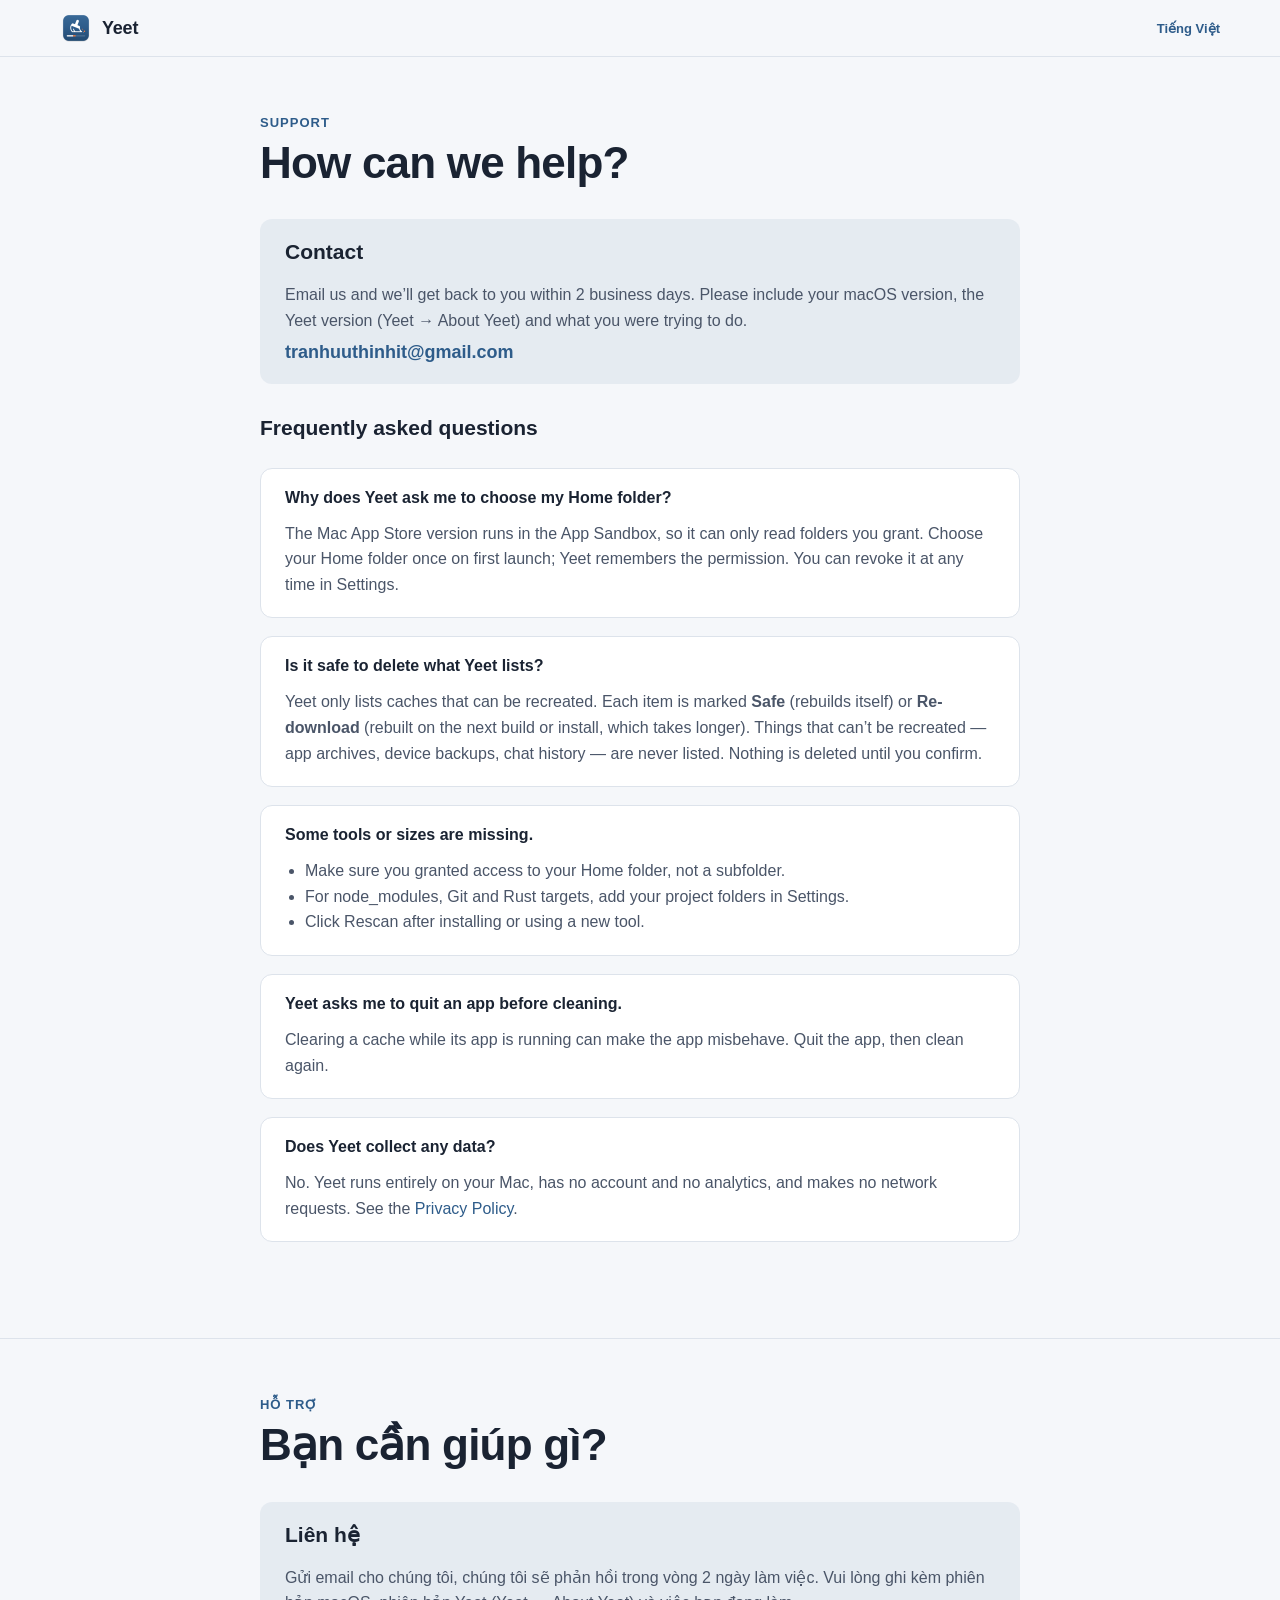
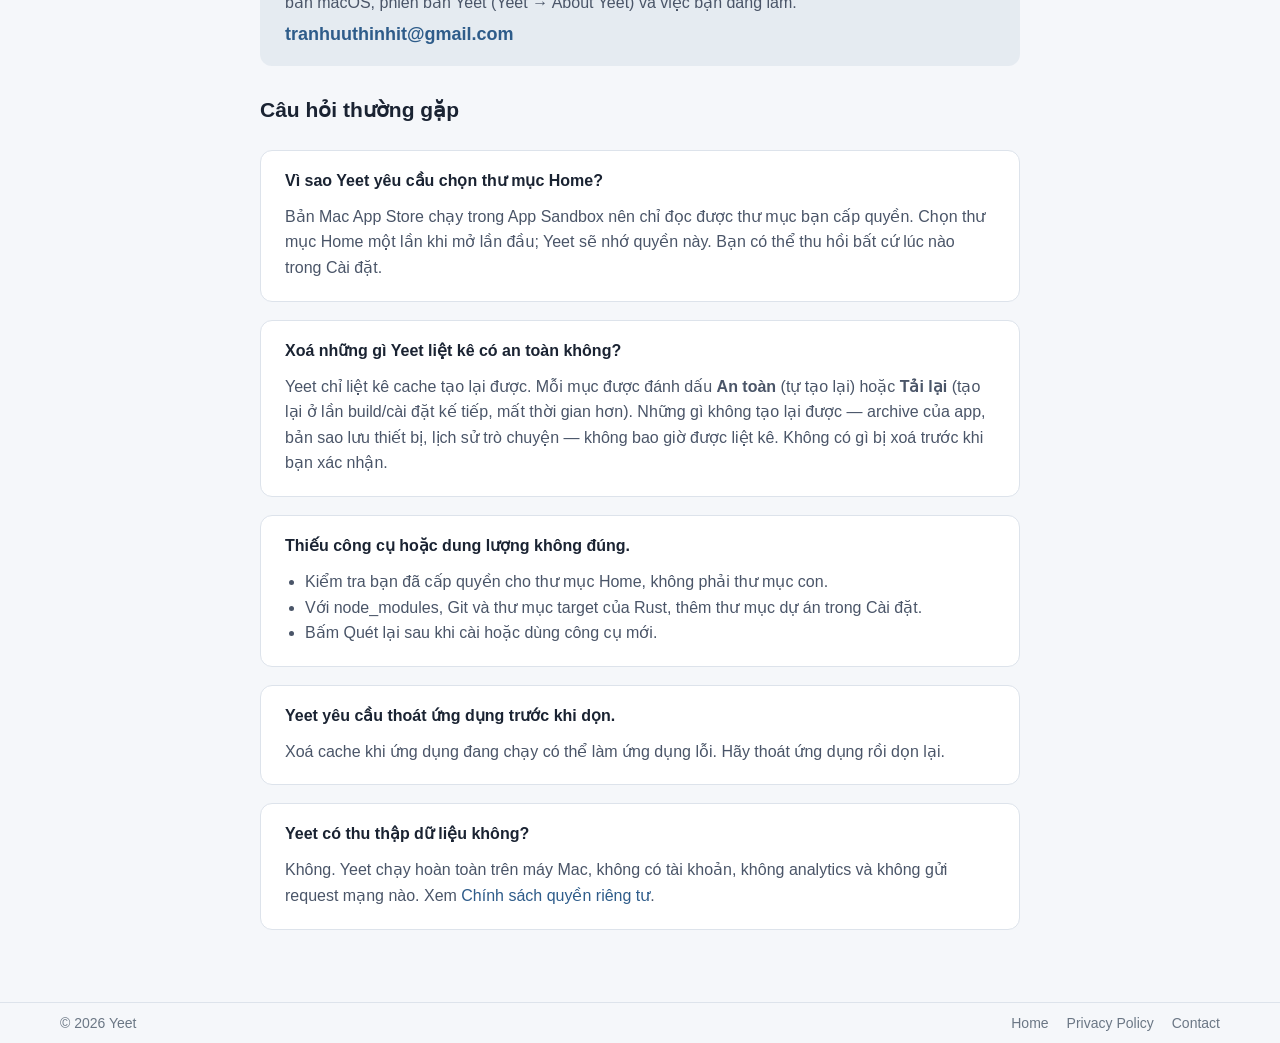
<file: website/support.html>
<!DOCTYPE html>
<html lang="en">
<head>
<meta charset="utf-8">
<meta name="viewport" content="width=device-width, initial-scale=1">
<title>Support — Yeet</title>
<meta name="description" content="Yeet support: contact, frequently asked questions and troubleshooting for the developer cache cleaner for macOS.">
<link rel="icon" href="images/app-icon.png">
<style>
body{margin:0;background:#F5F7FA;color:#1A2332;font-family:-apple-system,BlinkMacSystemFont,"SF Pro Text","Segoe UI",Roboto,sans-serif;-webkit-font-smoothing:antialiased}
a{color:#2E5C8A;text-decoration:none}
a:hover{color:#1E4470;text-decoration:underline}
header{position:sticky;top:0;z-index:10;background:rgba(245,247,250,0.96);border-bottom:1px solid #DDE3EB}
.bar{max-width:1160px;margin:0 auto;padding:12px 24px;display:flex;align-items:center;gap:20px}
.brand{display:flex;align-items:center;gap:10px;color:#1A2332}
.brand img{width:32px;height:32px;border-radius:8px;display:block}
.brand span{font-size:18px;font-weight:700;letter-spacing:-0.2px}
.lang{margin-left:auto;font-size:13px;font-weight:600}
main{max-width:760px;margin:0 auto;padding:56px 24px 72px;display:flex;flex-direction:column;gap:32px}
.eyebrow{font-size:13px;font-weight:600;letter-spacing:1px;color:#2E5C8A}
h1{margin:8px 0 0;font-size:clamp(30px,4.6vw,44px);line-height:1.1;letter-spacing:-0.8px}
h2{margin:0 0 10px;font-size:21px;font-weight:600}
h3{margin:0 0 6px;font-size:16px;font-weight:600}
p,li{font-size:16px;line-height:1.6;color:#4A5568}
p{margin:0}
ul{margin:0;padding-left:20px}
.card{background:#fff;border:1px solid #DDE3EB;border-radius:12px;padding:20px 24px;display:flex;flex-direction:column;gap:8px}
.contact{background:rgba(46,92,138,0.08);border-color:transparent}
.contact a{font-size:18px;font-weight:600}
.faq{display:flex;flex-direction:column;gap:18px}
hr{border:0;border-top:1px solid #DDE3EB;margin:24px 0 0}
footer{border-top:1px solid #DDE3EB}
footer .bar{font-size:14px;color:#6B7785;flex-wrap:wrap}
footer .links{margin-left:auto;display:flex;gap:18px}
footer a{color:#6B7785}
</style>
</head>
<body>
<header>
  <div class="bar">
    <a class="brand" href="index.html"><img src="images/app-icon.png" alt=""><span>Yeet</span></a>
    <a class="lang" href="#vi">Tiếng Việt</a>
  </div>
</header>

<main id="en" lang="en">
  <div>
    <span class="eyebrow">SUPPORT</span>
    <h1>How can we help?</h1>
  </div>

  <div class="card contact">
    <h2>Contact</h2>
    <p>Email us and we’ll get back to you within 2 business days. Please include your macOS version, the Yeet version (Yeet → About Yeet) and what you were trying to do.</p>
    <a href="mailto:tranhuuthinhit@gmail.com?subject=Yeet%20support">tranhuuthinhit@gmail.com</a>
  </div>

  <section class="faq">
    <h2>Frequently asked questions</h2>
    <div class="card">
      <h3>Why does Yeet ask me to choose my Home folder?</h3>
      <p>The Mac App Store version runs in the App Sandbox, so it can only read folders you grant. Choose your Home folder once on first launch; Yeet remembers the permission. You can revoke it at any time in Settings.</p>
    </div>
    <div class="card">
      <h3>Is it safe to delete what Yeet lists?</h3>
      <p>Yeet only lists caches that can be recreated. Each item is marked <strong>Safe</strong> (rebuilds itself) or <strong>Re-download</strong> (rebuilt on the next build or install, which takes longer). Things that can’t be recreated — app archives, device backups, chat history — are never listed. Nothing is deleted until you confirm.</p>
    </div>
    <div class="card">
      <h3>Some tools or sizes are missing.</h3>
      <ul>
        <li>Make sure you granted access to your Home folder, not a subfolder.</li>
        <li>For node_modules, Git and Rust targets, add your project folders in Settings.</li>
        <li>Click Rescan after installing or using a new tool.</li>
      </ul>
    </div>
    <div class="card">
      <h3>Yeet asks me to quit an app before cleaning.</h3>
      <p>Clearing a cache while its app is running can make the app misbehave. Quit the app, then clean again.</p>
    </div>
    <div class="card">
      <h3>Does Yeet collect any data?</h3>
      <p>No. Yeet runs entirely on your Mac, has no account and no analytics, and makes no network requests. See the <a href="privacy.html">Privacy Policy</a>.</p>
    </div>
  </section>
</main>

<hr>

<main id="vi" lang="vi">
  <div>
    <span class="eyebrow">HỖ TRỢ</span>
    <h1>Bạn cần giúp gì?</h1>
  </div>

  <div class="card contact">
    <h2>Liên hệ</h2>
    <p>Gửi email cho chúng tôi, chúng tôi sẽ phản hồi trong vòng 2 ngày làm việc. Vui lòng ghi kèm phiên bản macOS, phiên bản Yeet (Yeet → About Yeet) và việc bạn đang làm.</p>
    <a href="mailto:tranhuuthinhit@gmail.com?subject=Yeet%20support">tranhuuthinhit@gmail.com</a>
  </div>

  <section class="faq">
    <h2>Câu hỏi thường gặp</h2>
    <div class="card">
      <h3>Vì sao Yeet yêu cầu chọn thư mục Home?</h3>
      <p>Bản Mac App Store chạy trong App Sandbox nên chỉ đọc được thư mục bạn cấp quyền. Chọn thư mục Home một lần khi mở lần đầu; Yeet sẽ nhớ quyền này. Bạn có thể thu hồi bất cứ lúc nào trong Cài đặt.</p>
    </div>
    <div class="card">
      <h3>Xoá những gì Yeet liệt kê có an toàn không?</h3>
      <p>Yeet chỉ liệt kê cache tạo lại được. Mỗi mục được đánh dấu <strong>An toàn</strong> (tự tạo lại) hoặc <strong>Tải lại</strong> (tạo lại ở lần build/cài đặt kế tiếp, mất thời gian hơn). Những gì không tạo lại được — archive của app, bản sao lưu thiết bị, lịch sử trò chuyện — không bao giờ được liệt kê. Không có gì bị xoá trước khi bạn xác nhận.</p>
    </div>
    <div class="card">
      <h3>Thiếu công cụ hoặc dung lượng không đúng.</h3>
      <ul>
        <li>Kiểm tra bạn đã cấp quyền cho thư mục Home, không phải thư mục con.</li>
        <li>Với node_modules, Git và thư mục target của Rust, thêm thư mục dự án trong Cài đặt.</li>
        <li>Bấm Quét lại sau khi cài hoặc dùng công cụ mới.</li>
      </ul>
    </div>
    <div class="card">
      <h3>Yeet yêu cầu thoát ứng dụng trước khi dọn.</h3>
      <p>Xoá cache khi ứng dụng đang chạy có thể làm ứng dụng lỗi. Hãy thoát ứng dụng rồi dọn lại.</p>
    </div>
    <div class="card">
      <h3>Yeet có thu thập dữ liệu không?</h3>
      <p>Không. Yeet chạy hoàn toàn trên máy Mac, không có tài khoản, không analytics và không gửi request mạng nào. Xem <a href="privacy.html">Chính sách quyền riêng tư</a>.</p>
    </div>
  </section>
</main>

<footer>
  <div class="bar">
    <span>© 2026 Yeet</span>
    <span class="links">
      <a href="index.html">Home</a>
      <a href="privacy.html">Privacy Policy</a>
      <a href="mailto:tranhuuthinhit@gmail.com">Contact</a>
    </span>
  </div>
</footer>
</body>
</html>
</file>
